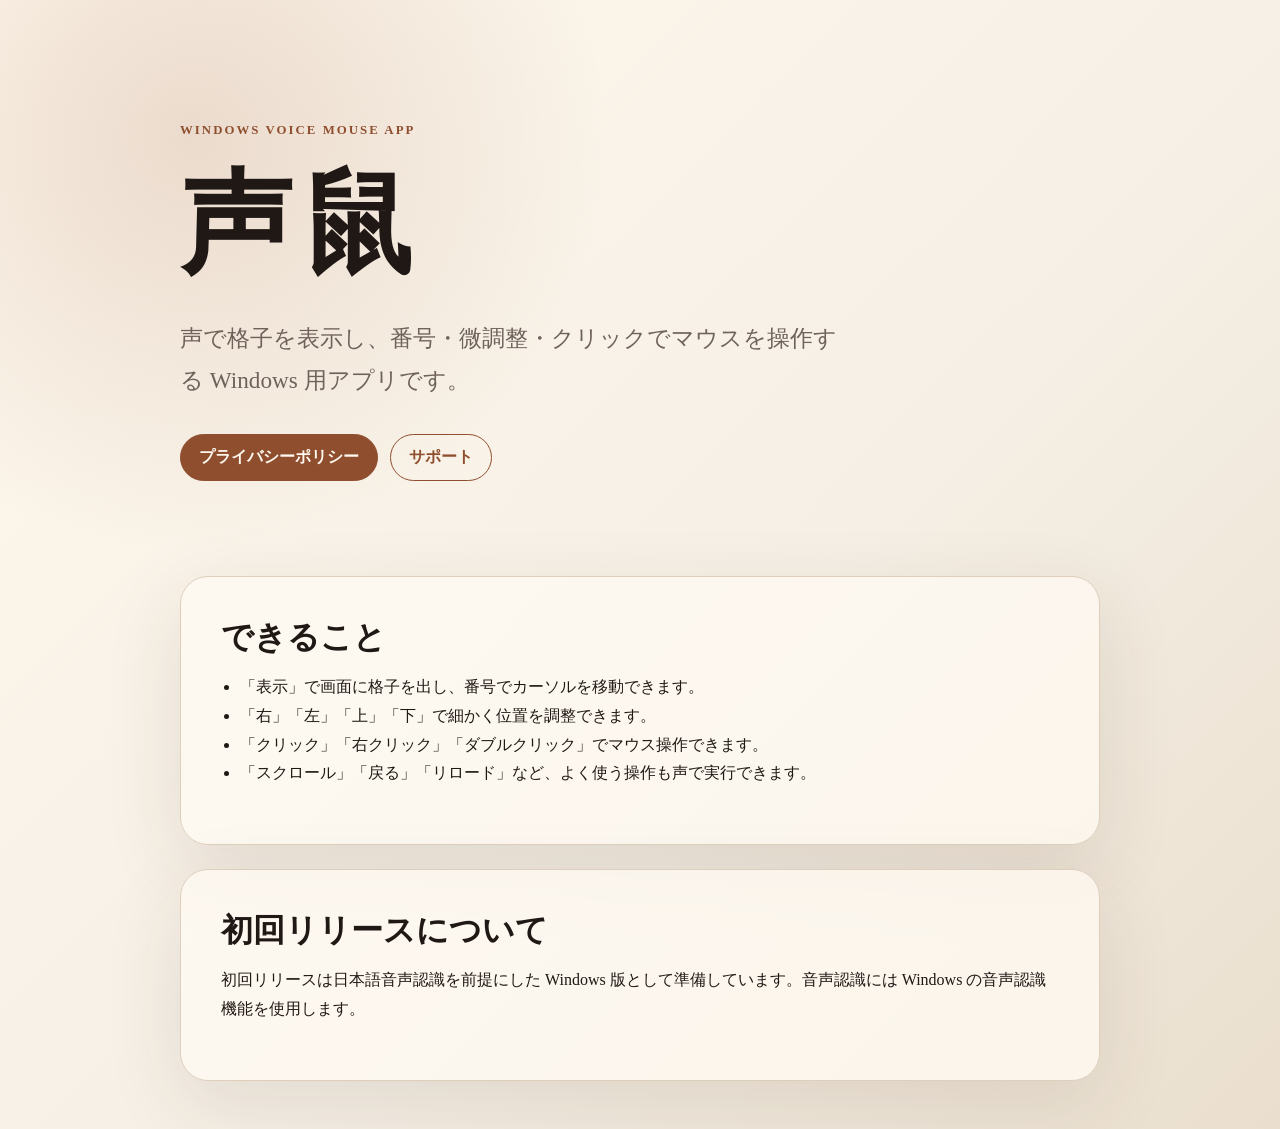
<file: index.html>
<!doctype html>
<html lang="ja">
<head>
  <meta charset="utf-8">
  <meta name="viewport" content="width=device-width, initial-scale=1">
  <title>声鼠</title>
  <meta name="description" content="声鼠は、日本語の声でマウスカーソルを操作する Windows 用アプリです。">
  <link rel="stylesheet" href="./styles.css">
</head>
<body>
  <main class="page">
    <section class="hero">
      <p class="eyebrow">Windows voice mouse app</p>
      <h1>声鼠</h1>
      <p class="lead">声で格子を表示し、番号・微調整・クリックでマウスを操作する Windows 用アプリです。</p>
      <div class="actions">
        <a class="button" href="./privacy.html">プライバシーポリシー</a>
        <a class="button button-secondary" href="./support.html">サポート</a>
      </div>
    </section>

    <section class="card">
      <h2>できること</h2>
      <ul>
        <li>「表示」で画面に格子を出し、番号でカーソルを移動できます。</li>
        <li>「右」「左」「上」「下」で細かく位置を調整できます。</li>
        <li>「クリック」「右クリック」「ダブルクリック」でマウス操作できます。</li>
        <li>「スクロール」「戻る」「リロード」など、よく使う操作も声で実行できます。</li>
      </ul>
    </section>

    <section class="card">
      <h2>初回リリースについて</h2>
      <p>初回リリースは日本語音声認識を前提にした Windows 版として準備しています。音声認識には Windows の音声認識機能を使用します。</p>
    </section>
  </main>
</body>
</html>
</file>
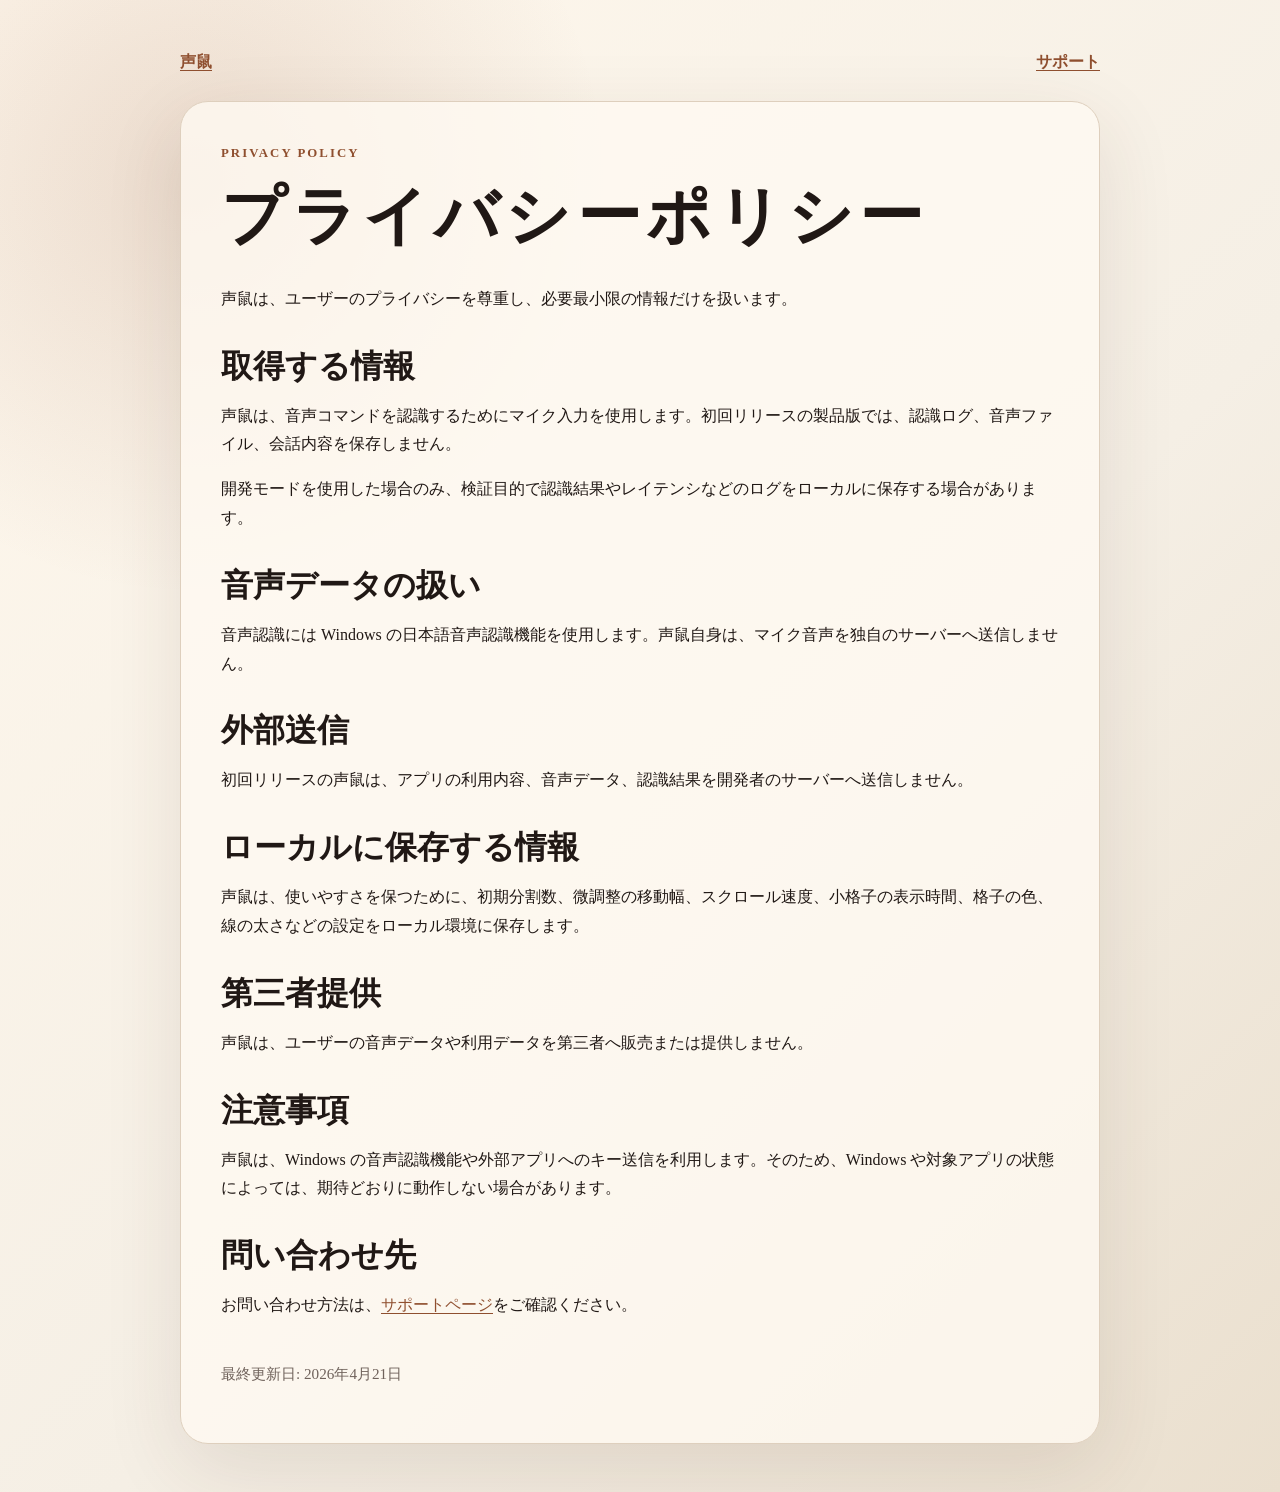
<file: privacy.html>
<!doctype html>
<html lang="ja">
<head>
  <meta charset="utf-8">
  <meta name="viewport" content="width=device-width, initial-scale=1">
  <title>プライバシーポリシー | 声鼠</title>
  <meta name="description" content="声鼠のプライバシーポリシーです。">
  <link rel="stylesheet" href="./styles.css">
</head>
<body>
  <main class="page">
    <nav class="nav"><a href="./index.html">声鼠</a><a href="./support.html">サポート</a></nav>
    <section class="card document">
      <p class="eyebrow">Privacy Policy</p>
      <h1>プライバシーポリシー</h1>
      <p>声鼠は、ユーザーのプライバシーを尊重し、必要最小限の情報だけを扱います。</p>

      <h2>取得する情報</h2>
      <p>声鼠は、音声コマンドを認識するためにマイク入力を使用します。初回リリースの製品版では、認識ログ、音声ファイル、会話内容を保存しません。</p>
      <p>開発モードを使用した場合のみ、検証目的で認識結果やレイテンシなどのログをローカルに保存する場合があります。</p>

      <h2>音声データの扱い</h2>
      <p>音声認識には Windows の日本語音声認識機能を使用します。声鼠自身は、マイク音声を独自のサーバーへ送信しません。</p>

      <h2>外部送信</h2>
      <p>初回リリースの声鼠は、アプリの利用内容、音声データ、認識結果を開発者のサーバーへ送信しません。</p>

      <h2>ローカルに保存する情報</h2>
      <p>声鼠は、使いやすさを保つために、初期分割数、微調整の移動幅、スクロール速度、小格子の表示時間、格子の色、線の太さなどの設定をローカル環境に保存します。</p>

      <h2>第三者提供</h2>
      <p>声鼠は、ユーザーの音声データや利用データを第三者へ販売または提供しません。</p>

      <h2>注意事項</h2>
      <p>声鼠は、Windows の音声認識機能や外部アプリへのキー送信を利用します。そのため、Windows や対象アプリの状態によっては、期待どおりに動作しない場合があります。</p>

      <h2>問い合わせ先</h2>
      <p>お問い合わせ方法は、<a href="./support.html">サポートページ</a>をご確認ください。</p>

      <p class="updated">最終更新日: 2026年4月21日</p>
    </section>
  </main>
</body>
</html>
</file>
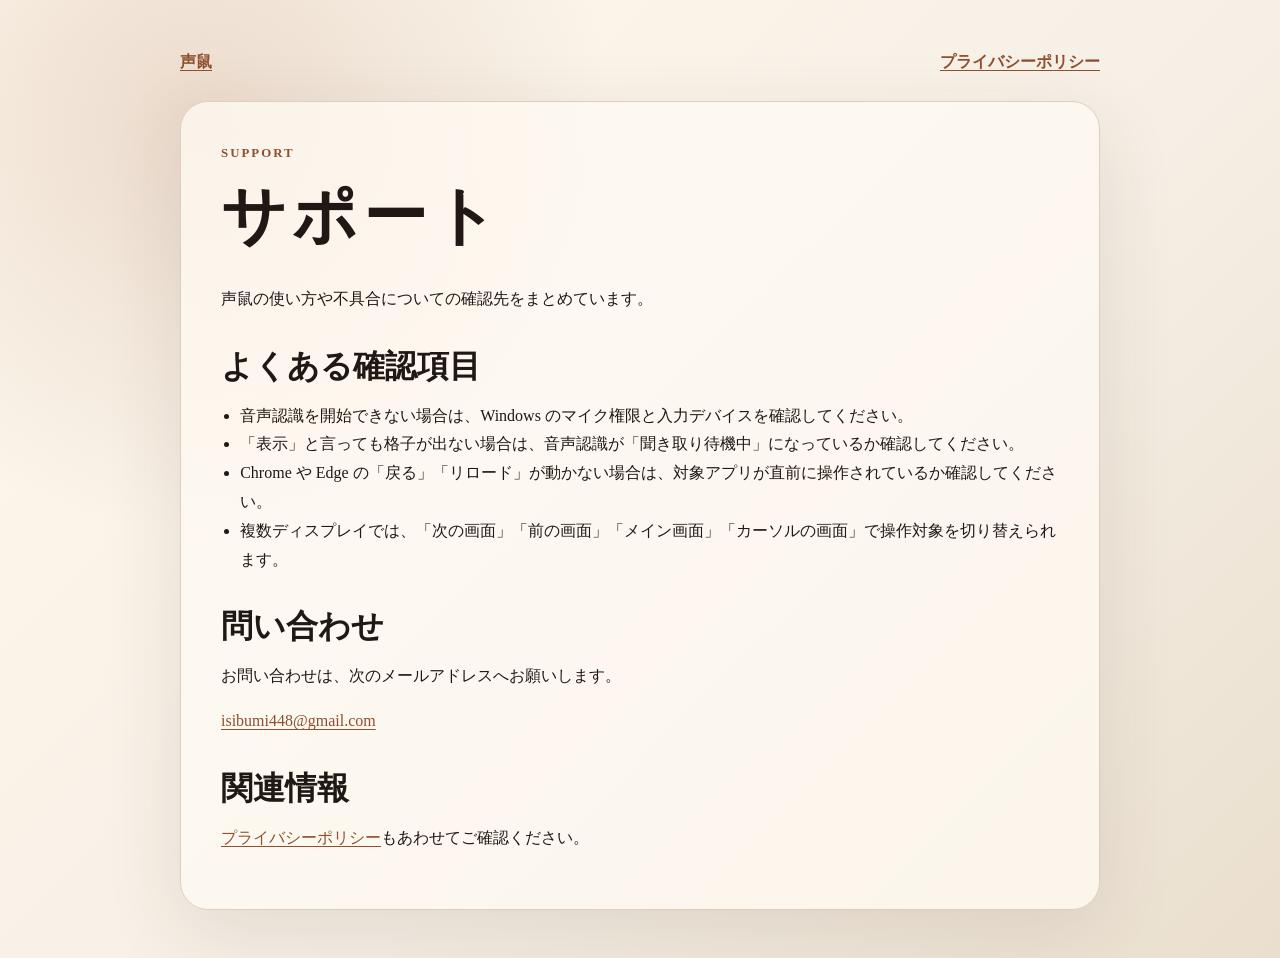
<file: support.html>
<!doctype html>
<html lang="ja">
<head>
  <meta charset="utf-8">
  <meta name="viewport" content="width=device-width, initial-scale=1">
  <title>サポート | 声鼠</title>
  <meta name="description" content="声鼠のサポート情報です。">
  <link rel="stylesheet" href="./styles.css">
</head>
<body>
  <main class="page">
    <nav class="nav"><a href="./index.html">声鼠</a><a href="./privacy.html">プライバシーポリシー</a></nav>
    <section class="card document">
      <p class="eyebrow">Support</p>
      <h1>サポート</h1>
      <p>声鼠の使い方や不具合についての確認先をまとめています。</p>

      <h2>よくある確認項目</h2>
      <ul>
        <li>音声認識を開始できない場合は、Windows のマイク権限と入力デバイスを確認してください。</li>
        <li>「表示」と言っても格子が出ない場合は、音声認識が「聞き取り待機中」になっているか確認してください。</li>
        <li>Chrome や Edge の「戻る」「リロード」が動かない場合は、対象アプリが直前に操作されているか確認してください。</li>
        <li>複数ディスプレイでは、「次の画面」「前の画面」「メイン画面」「カーソルの画面」で操作対象を切り替えられます。</li>
      </ul>

      <h2>問い合わせ</h2>
      <p>お問い合わせは、次のメールアドレスへお願いします。</p>
      <p><a href="mailto:isibumi448@gmail.com">isibumi448@gmail.com</a></p>

      <h2>関連情報</h2>
      <p><a href="./privacy.html">プライバシーポリシー</a>もあわせてご確認ください。</p>
    </section>
  </main>
</body>
</html>
</file>
<file: styles.css>
:root {
  color-scheme: light;
  --bg: #f5efe5;
  --ink: #201815;
  --muted: #6f625b;
  --card: #fffaf2;
  --line: #decfbd;
  --accent: #8f4f2f;
  --accent-ink: #fff8ef;
}

* {
  box-sizing: border-box;
}

body {
  margin: 0;
  color: var(--ink);
  background:
    radial-gradient(circle at 15% 12%, rgba(143, 79, 47, 0.16), transparent 26rem),
    linear-gradient(135deg, #fff8ed 0%, var(--bg) 58%, #eadfce 100%);
  font-family: "Yu Mincho", "Hiragino Mincho ProN", "Noto Serif JP", serif;
  line-height: 1.8;
}

a {
  color: var(--accent);
  text-decoration-thickness: 0.08em;
  text-underline-offset: 0.18em;
}

.page {
  width: min(920px, calc(100% - 32px));
  margin: 0 auto;
  padding: 48px 0;
}

.hero {
  min-height: 56vh;
  display: grid;
  align-content: center;
  padding: 64px 0;
}

.eyebrow {
  margin: 0 0 12px;
  color: var(--accent);
  font-size: 0.8rem;
  font-weight: 700;
  letter-spacing: 0.16em;
  text-transform: uppercase;
}

h1,
h2 {
  line-height: 1.25;
}

h1 {
  margin: 0;
  font-size: clamp(3rem, 11vw, 7rem);
  letter-spacing: 0.08em;
}

h2 {
  margin: 0 0 16px;
  font-size: clamp(1.3rem, 3vw, 2rem);
}

.lead {
  width: min(680px, 100%);
  margin: 24px 0 0;
  color: var(--muted);
  font-size: clamp(1.1rem, 2.5vw, 1.45rem);
}

.actions {
  display: flex;
  flex-wrap: wrap;
  gap: 12px;
  margin-top: 32px;
}

.button {
  display: inline-flex;
  align-items: center;
  justify-content: center;
  min-height: 44px;
  padding: 8px 18px;
  border: 1px solid var(--accent);
  border-radius: 999px;
  background: var(--accent);
  color: var(--accent-ink);
  font-weight: 700;
  text-decoration: none;
}

.button-secondary {
  background: transparent;
  color: var(--accent);
}

.card {
  margin-top: 24px;
  padding: clamp(24px, 5vw, 40px);
  border: 1px solid var(--line);
  border-radius: 28px;
  background: rgba(255, 250, 242, 0.78);
  box-shadow: 0 24px 80px rgba(74, 50, 36, 0.11);
}

.document h1 {
  margin-bottom: 28px;
  font-size: clamp(2.2rem, 7vw, 4rem);
}

.document h2 {
  margin-top: 32px;
}

.nav {
  display: flex;
  justify-content: space-between;
  gap: 16px;
  margin-bottom: 24px;
  font-weight: 700;
}

.updated {
  margin-top: 40px;
  color: var(--muted);
  font-size: 0.95rem;
}

ul {
  padding-left: 1.2em;
}

@media (max-width: 640px) {
  .page {
    width: min(100% - 24px, 920px);
    padding: 24px 0;
  }

  .hero {
    min-height: auto;
    padding: 48px 0;
  }
}
</file>
